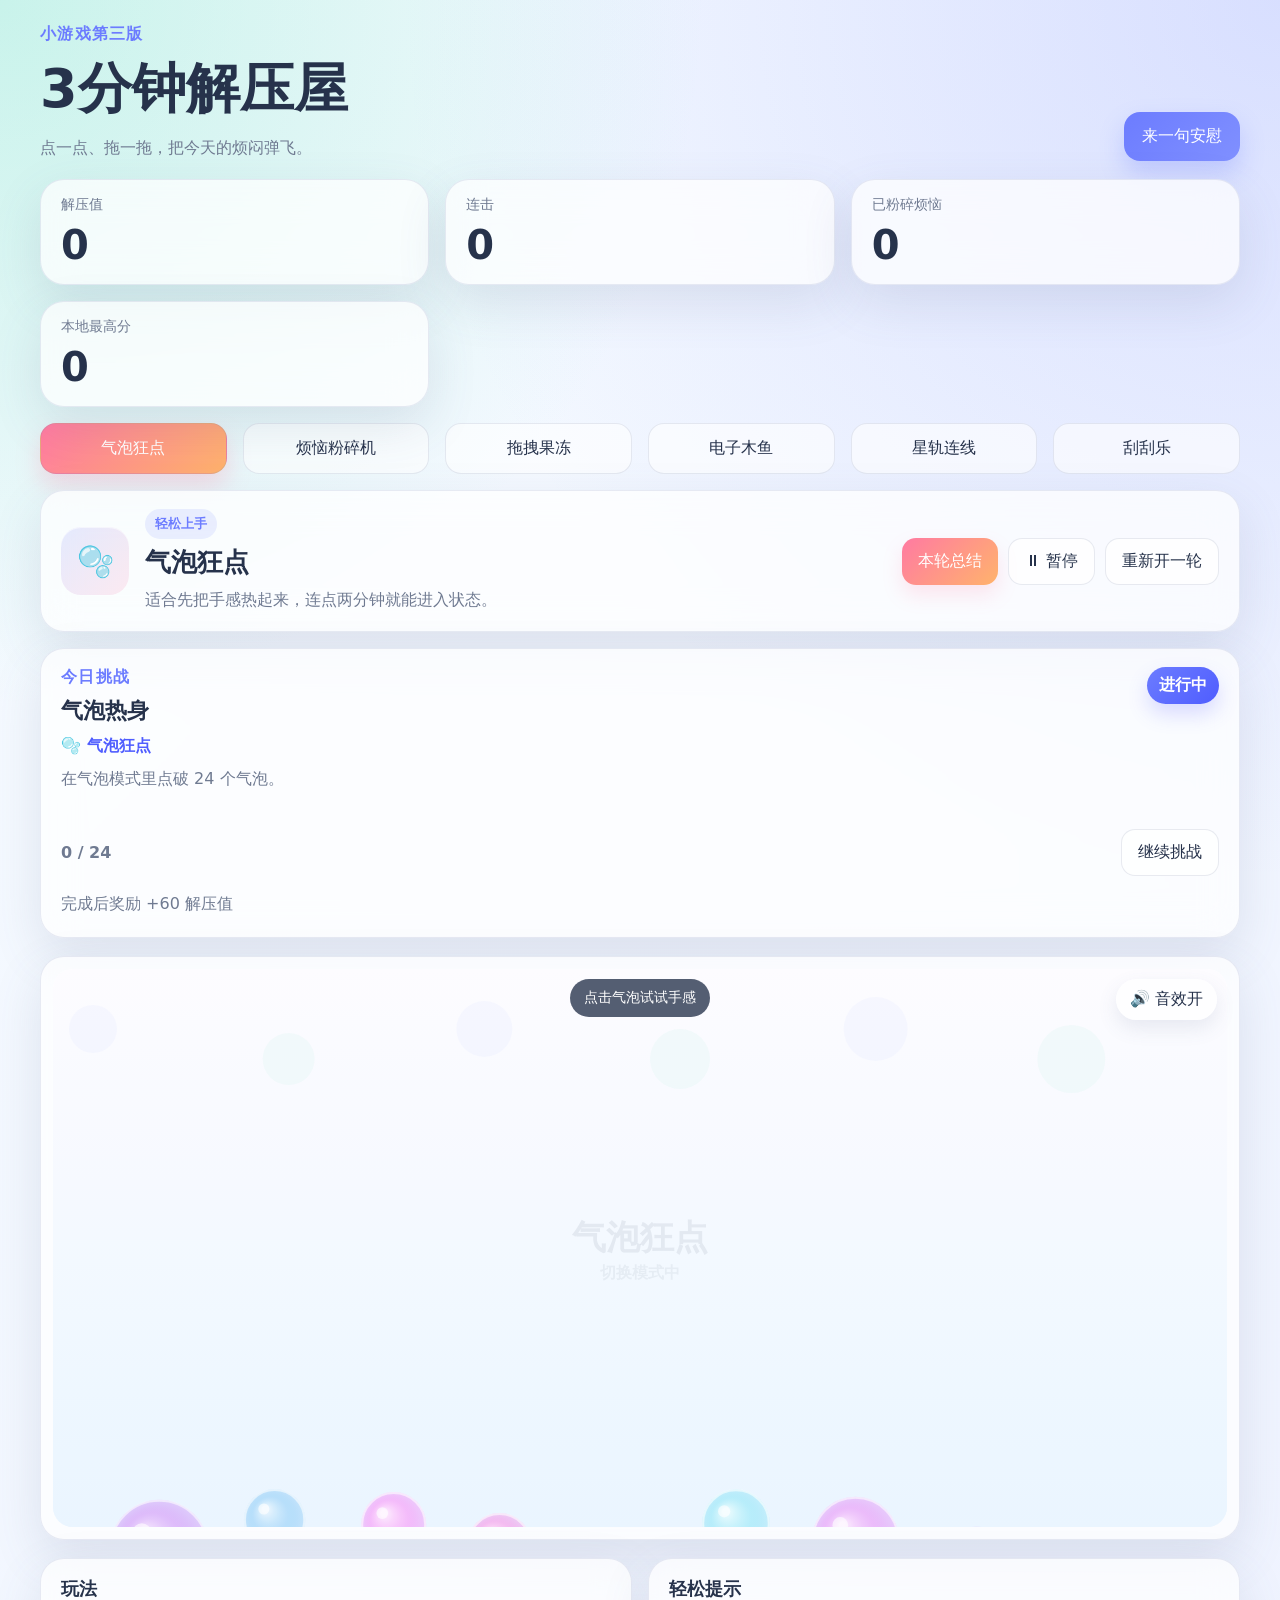
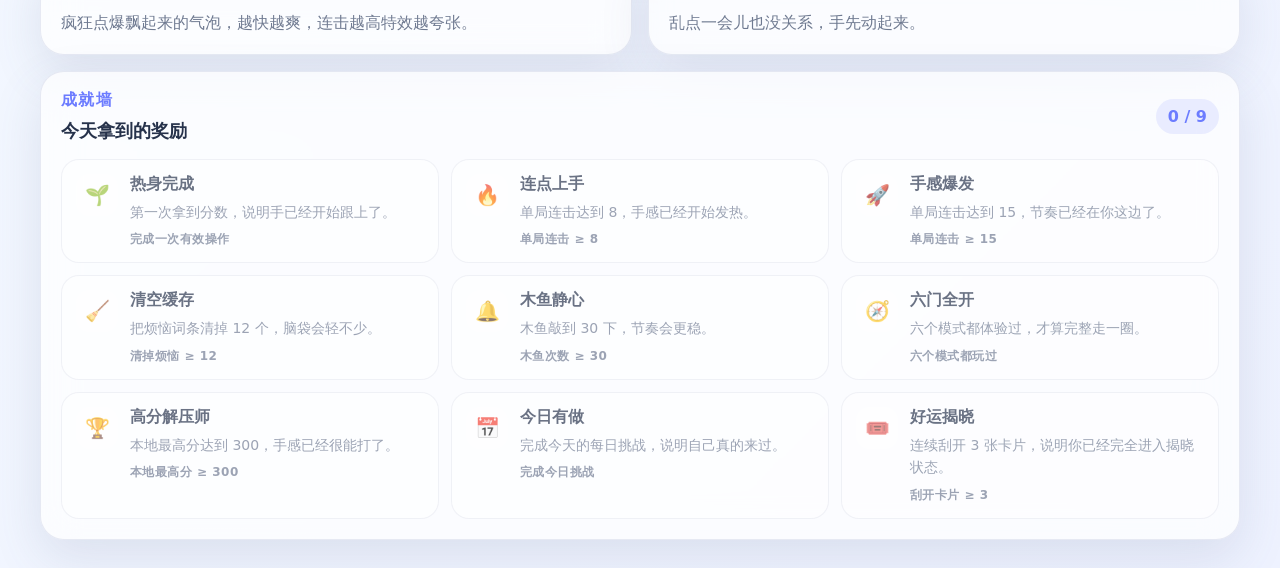
<file: index.html>
<!DOCTYPE html>
<html lang="zh-CN">
<head>
  <meta charset="UTF-8" />
  <meta name="viewport" content="width=device-width, initial-scale=1.0" />
  <meta name="description" content="3分钟解压屋的 GitHub Pages 入口页，点一下就能进入五个轻量解压小游戏。" />
  <meta name="theme-color" content="#6c7cff" />
  <meta property="og:title" content="3分钟解压屋" />
  <meta property="og:description" content="点气泡、炸烦恼、甩果冻、敲木鱼、连星星的轻量解压小游戏。" />
  <meta property="og:type" content="website" />
  <meta name="twitter:card" content="summary" />
  <meta name="twitter:title" content="3分钟解压屋" />
  <meta name="twitter:description" content="点一下就能进入的轻量解压小游戏。" />
  <title>3分钟解压屋</title>
  <style>
    :root {
      color-scheme: light dark;
      --bg: #f7f3ee;
      --card: rgba(255, 255, 255, 0.78);
      --text: #1f2937;
      --muted: #6b7280;
      --accent: #8b5cf6;
      --accent-2: #14b8a6;
      --border: rgba(139, 92, 246, 0.18);
      --shadow: 0 18px 60px rgba(31, 41, 55, 0.12);
    }

    * { box-sizing: border-box; }

    body {
      margin: 0;
      min-height: 100vh;
      display: grid;
      place-items: center;
      font-family: -apple-system, BlinkMacSystemFont, "Segoe UI", "PingFang SC", "Hiragino Sans GB", "Microsoft YaHei", sans-serif;
      color: var(--text);
      background:
        radial-gradient(circle at top left, rgba(139, 92, 246, 0.16), transparent 28%),
        radial-gradient(circle at bottom right, rgba(20, 184, 166, 0.15), transparent 28%),
        linear-gradient(135deg, #fdfbf7 0%, #f2f8ff 100%);
      padding: 24px;
    }

    .card {
      width: min(720px, 100%);
      padding: 32px;
      border: 1px solid var(--border);
      border-radius: 28px;
      background: var(--card);
      backdrop-filter: blur(14px);
      box-shadow: var(--shadow);
    }

    .eyebrow {
      margin: 0 0 12px;
      color: var(--accent);
      font-size: 0.92rem;
      font-weight: 700;
      letter-spacing: 0.08em;
      text-transform: uppercase;
    }

    h1 {
      margin: 0 0 12px;
      font-size: clamp(2rem, 5vw, 3.2rem);
      line-height: 1.08;
    }

    p {
      margin: 0;
      line-height: 1.7;
      color: var(--muted);
      font-size: 1.02rem;
    }

    .highlights {
      display: flex;
      flex-wrap: wrap;
      gap: 10px;
      margin: 20px 0 28px;
    }

    .chip {
      display: inline-flex;
      align-items: center;
      gap: 6px;
      padding: 8px 12px;
      border-radius: 999px;
      background: rgba(139, 92, 246, 0.1);
      color: #5b21b6;
      font-size: 0.92rem;
      font-weight: 600;
    }

    .actions {
      display: flex;
      flex-wrap: wrap;
      gap: 12px;
      margin-top: 12px;
    }

    .launch-callout {
      margin-top: 20px;
      padding: 18px;
      border-radius: 22px;
      background: rgba(255, 255, 255, 0.52);
      border: 1px solid rgba(139, 92, 246, 0.14);
    }

    .launch-callout p {
      margin-top: 10px;
      font-size: 0.95rem;
    }

    .btn {
      display: inline-flex;
      align-items: center;
      justify-content: center;
      min-height: 48px;
      padding: 0 18px;
      border-radius: 14px;
      text-decoration: none;
      font-weight: 700;
      border: 1px solid transparent;
      transition: transform 0.15s ease, box-shadow 0.15s ease, background 0.15s ease;
    }

    .btn:hover {
      transform: translateY(-1px);
      box-shadow: 0 10px 22px rgba(31, 41, 55, 0.08);
    }

    .btn-primary {
      background: linear-gradient(135deg, var(--accent), #6366f1);
      color: #fff;
    }

    .launch-btn {
      width: 100%;
      font-size: 1.05rem;
    }

    .btn-secondary {
      background: rgba(20, 184, 166, 0.08);
      color: #0f766e;
      border-color: rgba(20, 184, 166, 0.18);
    }

    .footer {
      margin-top: 22px;
      padding-top: 18px;
      border-top: 1px dashed rgba(107, 114, 128, 0.24);
      font-size: 0.94rem;
      color: var(--muted);
    }

    code {
      padding: 2px 6px;
      border-radius: 8px;
      background: rgba(107, 114, 128, 0.1);
      color: #374151;
    }
  </style>
</head>
<body>
  <main class="card">
    <p class="eyebrow">Welcome to the decompression room</p>
    <h1>3分钟解压屋</h1>
    <p>
      这是一个轻量的本地小游戏站点。默认会自动跳进可玩的页面；如果没有自动进入，就点下面的按钮手动开始。
    </p>

    <div class="highlights">
      <span class="chip">轻松上手</span>
      <span class="chip">支持手机</span>
      <span class="chip">本地保存记录</span>
    </div>

    <div class="launch-callout">
      <a class="btn btn-primary launch-btn" href="play/index.html?mode=bubble">▶ 直接开始玩</a>
      <p>如果没有自动跳转，先点这个按钮；点开后会直接进可玩的气泡模式。</p>
    </div>

    <div class="actions">
      <a class="btn btn-secondary" href="play/index.html?start=resume">继续上次模式</a>
      <a class="btn btn-secondary" href="play/index.html?focus=daily">今日挑战</a>
      <a class="btn btn-secondary" href="play/index.html?mode=bubble" target="_blank" rel="noopener">新窗口直接开玩</a>
    </div>

    <div class="footer">
      游戏本体在 <a href="play/index.html">play/</a> 目录下；如果启用 GitHub Pages，这个页面就是站点首页。
    </div>
  </main>

  <script>
    (function () {
      var target = 'play/index.html?mode=bubble';
      var params = new URLSearchParams(window.location.search);
      if (params.get('noRedirect') === '1') return;
      window.setTimeout(function () {
        window.location.href = target;
      }, 600);
    })();
  </script>
</body>
</html>
</file>
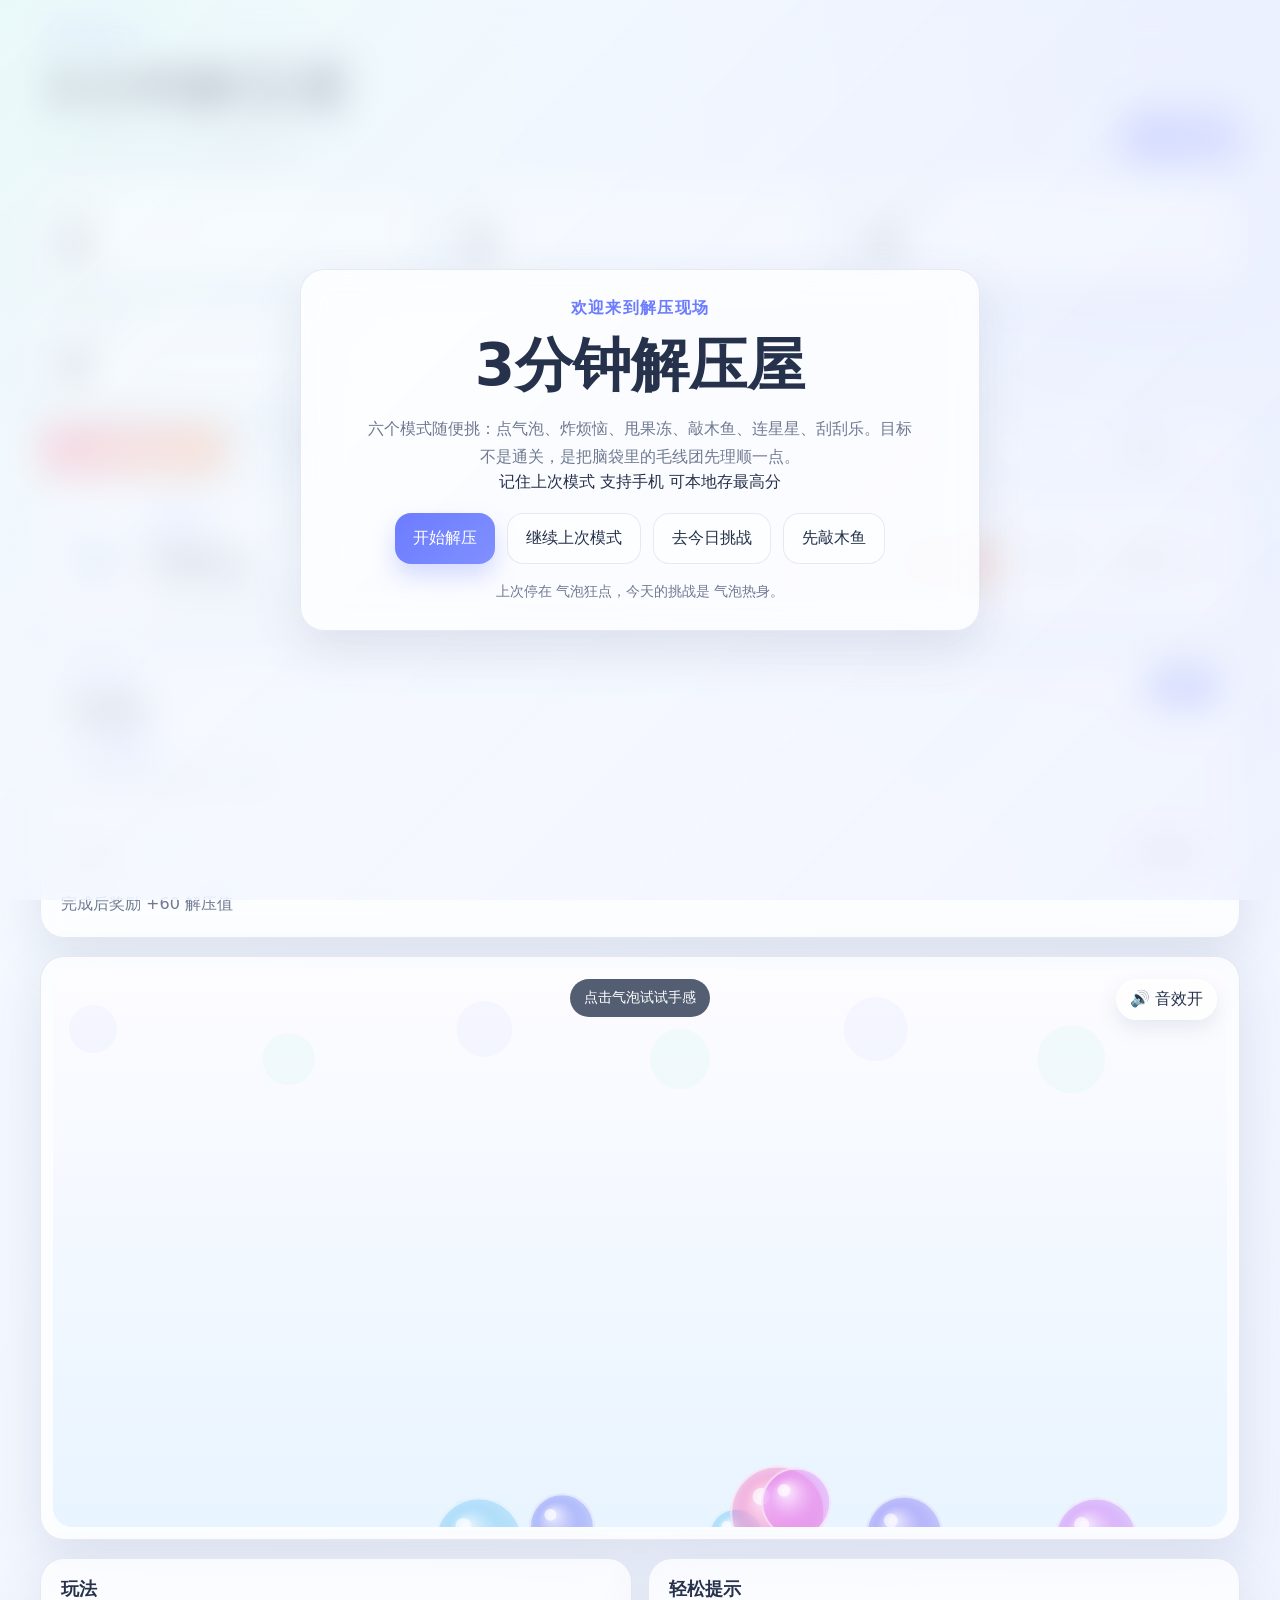
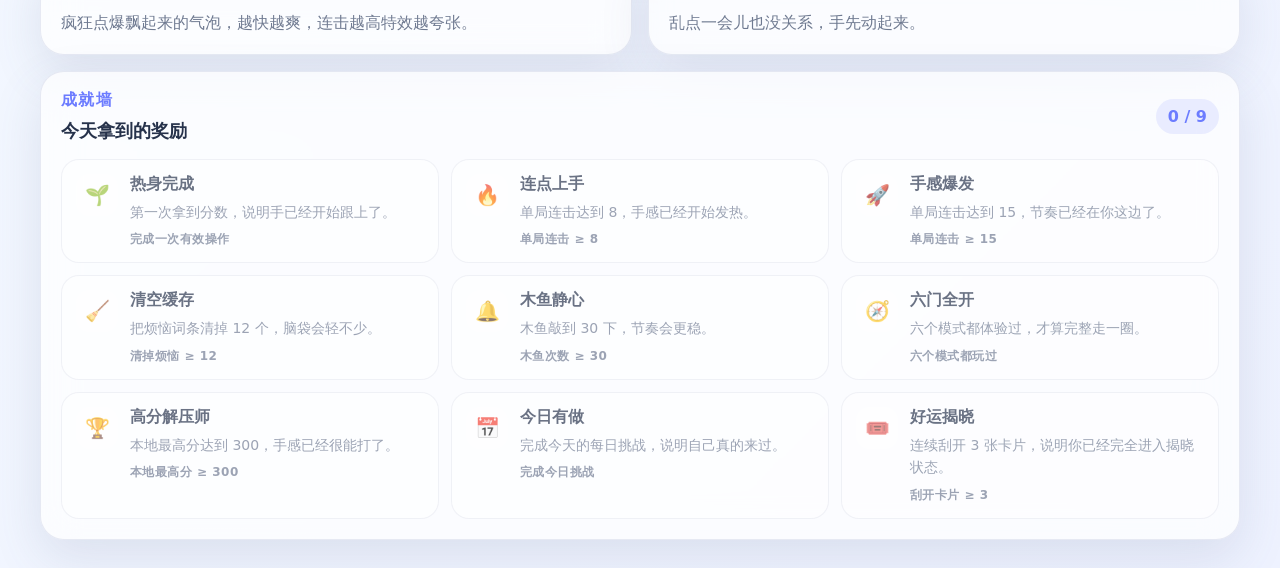
<file: play/index.html>
<!DOCTYPE html>
<html lang="zh-CN">
<head>
  <meta charset="UTF-8" />
  <meta name="viewport" content="width=device-width, initial-scale=1.0" />
  <meta name="description" content="3分钟解压屋：点气泡、炸烦恼、甩果冻、敲木鱼、连星星的纯前端解压小游戏。" />
  <meta name="theme-color" content="#6c7cff" />
  <meta property="og:title" content="3分钟解压屋" />
  <meta property="og:description" content="点气泡、炸烦恼、甩果冻、敲木鱼、连星星的纯前端解压小游戏。" />
  <meta property="og:type" content="website" />
  <meta name="twitter:card" content="summary" />
  <meta name="twitter:title" content="3分钟解压屋" />
  <meta name="twitter:description" content="点气泡、炸烦恼、甩果冻、敲木鱼、连星星的纯前端解压小游戏。" />
  <title>3分钟解压屋</title>
  <link rel="stylesheet" href="styles.css" />
</head>
<body>
  <div id="startScreen" class="start-screen">
    <div class="start-card card">
      <p class="eyebrow">欢迎来到解压现场</p>
      <h2>3分钟解压屋</h2>
      <p class="start-copy">六个模式随便挑：点气泡、炸烦恼、甩果冻、敲木鱼、连星星、刮刮乐。目标不是通关，是把脑袋里的毛线团先理顺一点。</p>
      <div class="start-badges">
        <span>记住上次模式</span>
        <span>支持手机</span>
        <span>可本地存最高分</span>
      </div>
      <div class="start-actions">
        <button id="startBtn" class="ghost-btn">开始解压</button>
        <button id="startResumeBtn" class="mode-btn start-alt-btn">继续上次模式</button>
        <button id="startDailyBtn" class="mode-btn start-alt-btn">去今日挑战</button>
        <button id="startWoodfishBtn" class="mode-btn start-alt-btn">先敲木鱼</button>
      </div>
      <p id="startHint" class="start-hint">上次停在气泡狂点，今天的挑战也已经准备好了。</p>
    </div>
  </div>

  <div class="app">
    <header class="topbar">
      <div>
        <p class="eyebrow">小游戏第三版</p>
        <h1>3分钟解压屋</h1>
        <p class="subtitle">点一点、拖一拖，把今天的烦闷弹飞。</p>
      </div>
      <button id="calmBtn" class="ghost-btn">来一句安慰</button>
    </header>

    <section class="stats">
      <div class="card stat-card">
        <span>解压值</span>
        <strong id="score">0</strong>
      </div>
      <div class="card stat-card">
        <span>连击</span>
        <strong id="combo">0</strong>
      </div>
      <div class="card stat-card">
        <span>已粉碎烦恼</span>
        <strong id="worryCount">0</strong>
      </div>
      <div class="card stat-card highlight-card">
        <span>本地最高分</span>
        <strong id="bestScore">0</strong>
      </div>
    </section>

    <section class="modes">
      <button class="mode-btn active" data-mode="bubble">气泡狂点</button>
      <button class="mode-btn" data-mode="worry">烦恼粉碎机</button>
      <button class="mode-btn" data-mode="squish">拖拽果冻</button>
      <button class="mode-btn" data-mode="woodfish">电子木鱼</button>
      <button class="mode-btn" data-mode="sketch">星轨连线</button>
      <button class="mode-btn" data-mode="scratch">刮刮乐</button>
    </section>

    <section class="mode-hero card">
      <div class="mode-hero-main">
        <div id="modeIcon" class="mode-icon">🫧</div>
        <div>
          <p id="modeBadge" class="mode-badge">轻松上手</p>
          <h2 id="modeTitle">气泡狂点</h2>
          <p id="modeSubtext" class="mode-subtext">适合先把手感热起来，连点两分钟就能进入状态。</p>
        </div>
      </div>
      <div class="mode-hero-actions">
        <button id="summaryBtn" class="mode-mini-btn">本轮总结</button>
        <button id="pauseBtn" class="mode-mini-btn subtle">暂停</button>
        <button id="resetBtn" class="mode-mini-btn subtle">重新开一轮</button>
      </div>
    </section>

    <section class="daily-panel card">
      <div class="daily-header">
        <div>
          <p class="eyebrow">今日挑战</p>
          <h2 id="dailyTitle">加载中</h2>
        </div>
        <span id="dailyStatus" class="daily-status">进行中</span>
      </div>
      <p id="dailyMode" class="daily-mode">—</p>
      <p id="dailyDesc" class="daily-desc">今天的目标会根据日期自动变化。</p>
      <div class="daily-progress">
        <div class="progress-bar daily-progress-bar">
          <div id="dailyProgressFill" class="progress-fill"></div>
        </div>
        <div class="daily-progress-meta">
          <span id="dailyProgressText">0 / 0</span>
          <button id="dailyJumpBtn" class="mode-mini-btn subtle">去完成</button>
        </div>
      </div>
      <p id="dailyReward" class="daily-reward">完成后会拿到一个小奖励。</p>
    </section>

    <main class="playground-wrap card">
      <canvas id="gameCanvas" width="1000" height="620"></canvas>
      <div id="overlayTip" class="overlay-tip">点击气泡试试手感</div>
      <button id="soundBtn" class="sound-btn">🔊 音效开</button>
      <div id="toast" class="toast hidden"></div>
      <div id="comboBreak" class="combo-break hidden">连击断了，没事，下一波继续</div>
    </main>

    <section class="bottom-panels">
      <div class="card panel">
        <h2>玩法</h2>
        <p id="modeDescription">疯狂点爆飘起来的气泡，越快越爽，连击越高特效越夸张。</p>
      </div>
      <div class="card panel">
        <h2>轻松提示</h2>
        <p id="calmText">今天先别要求自己完美，先把一口气呼出来。</p>
      </div>
    </section>

    <section class="achievement-panel card">
      <div class="achievement-header">
        <div>
          <p class="eyebrow">成就墙</p>
          <h2>今天拿到的奖励</h2>
        </div>
        <span id="achievementCount" class="achievement-count">0 / 8</span>
      </div>
      <div id="achievementList" class="achievement-list"></div>
    </section>
  </div>

  <div id="summaryModal" class="summary-modal hidden">
    <div class="summary-card card">
      <p class="eyebrow">本轮总结</p>
      <h2>今天已经比刚打开时轻一点了</h2>
      <div class="summary-grid">
        <div>
          <span>本轮解压值</span>
          <strong id="summaryScore">0</strong>
        </div>
        <div>
          <span>最高连击</span>
          <strong id="summaryBestCombo">0</strong>
        </div>
        <div>
          <span>粉碎烦恼</span>
          <strong id="summaryWorries">0</strong>
        </div>
        <div>
          <span>木鱼次数</span>
          <strong id="summaryWoodfish">0</strong>
        </div>
        <div>
          <span>星星连线</span>
          <strong id="summarySketch">0</strong>
        </div>
        <div>
          <span>刮开卡片</span>
          <strong id="summaryScratch">0</strong>
        </div>
      </div>
      <p id="summaryLine" class="summary-line">手已经动起来了，脑子一般也会跟着松一点。</p>
      <div class="summary-panels">
        <section class="summary-panel-block">
          <p class="summary-section-title">历史最佳</p>
          <div id="summaryLeaderboard" class="summary-leaderboard"></div>
        </section>
        <section class="summary-panel-block">
          <div class="summary-history-wrap">
            <p class="summary-history-title">最近记录</p>
            <div id="summaryHistory" class="summary-history"></div>
          </div>
        </section>
      </div>
      <div class="summary-actions">
        <button id="summaryCopyBtn" class="mode-mini-btn">复制分享文案</button>
        <button id="summaryExportBtn" class="mode-mini-btn">导出分享卡</button>
        <button id="summaryCloseBtn" class="ghost-btn">继续玩</button>
        <button id="summaryResetBtn" class="mode-mini-btn subtle">重新开一轮</button>
      </div>
    </div>
  </div>

  <script src="script.js"></script>
</body>
</html>
</file>
<file: play/styles.css>
:root {
  --bg1: #f6fbff;
  --bg2: #eef2ff;
  --ink: #26324b;
  --soft: #6f7a91;
  --accent: #6c7cff;
  --accent-2: #ff7aa2;
  --mint: #74e4c5;
  --primary: #6c7cff;
  --primary-deep: #4f5dff;
  --success: #42c98f;
  --subtle: #6f7a91;
  --card: rgba(255, 255, 255, 0.72);
  --border: rgba(133, 147, 190, 0.18);
  --shadow: 0 18px 50px rgba(82, 96, 137, 0.14);
}

* { box-sizing: border-box; }
body {
  margin: 0;
  min-height: 100vh;
  font-family: "Microsoft YaHei", "PingFang SC", system-ui, sans-serif;
  color: var(--ink);
  overscroll-behavior: none;
  background:
    radial-gradient(circle at top left, rgba(116, 228, 197, 0.35), transparent 28%),
    radial-gradient(circle at top right, rgba(108, 124, 255, 0.20), transparent 35%),
    linear-gradient(135deg, var(--bg1), var(--bg2));
}

.app {
  width: min(1200px, calc(100vw - 24px));
  margin: 0 auto;
  padding: 24px 0 28px;
}

.start-screen {
  position: fixed;
  inset: 0;
  z-index: 20;
  display: grid;
  place-items: center;
  padding: 18px;
  background: linear-gradient(135deg, rgba(246, 251, 255, 0.72), rgba(238, 242, 255, 0.78));
  backdrop-filter: blur(18px);
}

.start-screen.hidden {
  display: none;
}

.start-card {
  width: min(680px, calc(100vw - 24px));
  padding: 28px;
  text-align: center;
}

.start-card h2 {
  margin: 8px 0 10px;
  font-size: clamp(34px, 6vw, 58px);
}

.start-copy {
  margin: 0 auto;
  max-width: 34em;
  color: var(--soft);
  line-height: 1.8;
}

.start-actions {
  display: flex;
  justify-content: center;
  gap: 12px;
  margin-top: 20px;
  flex-wrap: wrap;
}

.start-alt-btn {
  padding-inline: 20px;
}

.start-hint {
  margin: 16px auto 0;
  max-width: 34em;
  color: var(--soft);
  font-size: 14px;
  line-height: 1.6;
}

.topbar, .stats, .modes, .bottom-panels {
  display: grid;
  gap: 16px;
}

.mode-hero {
  display: flex;
  align-items: center;
  justify-content: space-between;
  gap: 18px;
  padding: 18px 20px;
  margin-bottom: 16px;
}

.mode-hero-main {
  display: flex;
  gap: 16px;
  align-items: center;
}

.mode-icon {
  width: 68px;
  height: 68px;
  border-radius: 20px;
  display: grid;
  place-items: center;
  font-size: 30px;
  background: linear-gradient(135deg, rgba(108,124,255,.15), rgba(255,122,162,.16));
  box-shadow: inset 0 1px 0 rgba(255,255,255,.55);
}

.mode-badge {
  display: inline-flex;
  align-items: center;
  margin: 0 0 6px;
  padding: 6px 10px;
  border-radius: 999px;
  background: rgba(108,124,255,.12);
  color: var(--accent);
  font-size: 13px;
  font-weight: 700;
}

.mode-hero h2 {
  margin: 0;
  font-size: 26px;
}

.mode-subtext {
  margin: 6px 0 0;
  color: var(--soft);
  line-height: 1.7;
}

.mode-hero-actions {
  display: flex;
  gap: 10px;
  flex-wrap: wrap;
}

.mode-mini-btn {
  border: 0;
  cursor: pointer;
  font: inherit;
  padding: 12px 16px;
  border-radius: 14px;
  color: white;
  background: linear-gradient(135deg, var(--accent-2), #ffb36c);
  box-shadow: 0 10px 20px rgba(255, 122, 162, 0.18);
}

.mode-mini-btn.subtle {
  color: var(--ink);
  background: rgba(255,255,255,0.74);
  border: 1px solid rgba(128, 140, 174, 0.18);
  box-shadow: none;
}

.topbar {
  grid-template-columns: 1fr auto;
  align-items: end;
  margin-bottom: 18px;
}

.eyebrow {
  margin: 0 0 8px;
  color: var(--accent);
  font-weight: 700;
  letter-spacing: .08em;
}

h1 { margin: 0; font-size: clamp(32px, 5vw, 54px); }
.subtitle, .panel p { margin: 8px 0 0; color: var(--soft); line-height: 1.7; }

.card {
  background: var(--card);
  border: 1px solid var(--border);
  box-shadow: var(--shadow);
  backdrop-filter: blur(18px);
  border-radius: 24px;
}

.ghost-btn, .mode-btn {
  border: 0;
  cursor: pointer;
  transition: .2s ease;
  font: inherit;
}

.ghost-btn:focus-visible,
.mode-btn:focus-visible,
.mode-mini-btn:focus-visible,
.sound-btn:focus-visible {
  outline: 3px solid rgba(108, 124, 255, 0.38);
  outline-offset: 3px;
}

.ghost-btn {
  padding: 14px 18px;
  border-radius: 16px;
  color: white;
  background: linear-gradient(135deg, var(--accent), #8090ff);
  box-shadow: 0 12px 24px rgba(108, 124, 255, 0.28);
}

.ghost-btn:hover, .mode-btn:hover { transform: translateY(-1px) scale(1.01); }

.stats {
  grid-template-columns: repeat(3, 1fr);
  margin-bottom: 16px;
}

.stat-card {
  padding: 16px 20px;
}

.stat-card span {
  display: block;
  color: var(--soft);
  font-size: 14px;
  margin-bottom: 8px;
}

.stat-card strong {
  font-size: clamp(28px, 4vw, 40px);
}

.modes {
  grid-template-columns: repeat(6, minmax(0, 1fr));
  margin-bottom: 16px;
}

.mode-btn {
  padding: 14px 18px;
  border-radius: 16px;
  background: rgba(255,255,255,0.6);
  color: var(--ink);
  border: 1px solid rgba(128, 140, 174, 0.18);
}

.mode-btn.active {
  color: white;
  background: linear-gradient(135deg, var(--accent-2), #ffb36c);
  box-shadow: 0 12px 24px rgba(255, 122, 162, 0.26);
}

.daily-panel {
  padding: 18px 20px 20px;
  margin-bottom: 18px;
}

.daily-header {
  display: flex;
  justify-content: space-between;
  align-items: start;
  gap: 12px;
}

.daily-header h2 {
  margin: 0;
  font-size: 22px;
}

.daily-status {
  display: inline-flex;
  align-items: center;
  padding: 8px 12px;
  border-radius: 999px;
  font-weight: 700;
  color: white;
  background: linear-gradient(135deg, var(--primary), var(--primary-deep));
  box-shadow: 0 10px 20px rgba(94, 98, 255, 0.22);
  white-space: nowrap;
}

.daily-status.done {
  background: linear-gradient(135deg, var(--success), #2fa46f);
  box-shadow: 0 10px 20px rgba(66, 201, 143, 0.2);
}

.daily-mode {
  margin: 10px 0 0;
  font-weight: 700;
  color: var(--primary-deep);
}

.daily-desc {
  margin: 8px 0 0;
  color: var(--subtle);
  line-height: 1.7;
}

.daily-progress {
  margin-top: 14px;
}

.daily-progress-bar {
  height: 12px;
}

.daily-progress-meta {
  display: flex;
  align-items: center;
  justify-content: space-between;
  gap: 12px;
  margin-top: 10px;
}

.daily-progress-meta span {
  color: var(--subtle);
  font-weight: 700;
}

.daily-reward {
  margin: 14px 0 0;
  color: var(--subtle);
  line-height: 1.7;
}

.playground-wrap {
  position: relative;
  padding: 12px;
  margin-bottom: 18px;
}

.playground-wrap.shake-soft {
  animation: shakeSoft .18s ease;
}

.playground-wrap.shake-strong {
  animation: shakeStrong .24s ease;
}

canvas {
  display: block;
  width: 100%;
  height: min(62vh, 620px);
  border-radius: 20px;
  background: linear-gradient(180deg, rgba(255,255,255,0.75), rgba(237, 245, 255, 0.9));
  touch-action: none;
  user-select: none;
  -webkit-user-select: none;
  overscroll-behavior: contain;
}

.overlay-tip, .toast {
  position: absolute;
  left: 50%;
  transform: translateX(-50%);
  padding: 10px 14px;
  border-radius: 999px;
  background: rgba(38, 50, 75, 0.78);
  color: #fff;
  font-size: 14px;
  pointer-events: none;
}

.overlay-tip { top: 22px; }
.combo-break {
  position: absolute;
  top: 66px;
  left: 50%;
  transform: translateX(-50%);
  padding: 10px 14px;
  border-radius: 999px;
  background: rgba(255,255,255,.92);
  color: var(--ink);
  font-size: 14px;
  box-shadow: 0 10px 24px rgba(82,96,137,.14);
  pointer-events: none;
}

.sound-btn {
  position: absolute;
  right: 22px;
  top: 22px;
  border: 0;
  cursor: pointer;
  font: inherit;
  padding: 10px 14px;
  border-radius: 999px;
  color: var(--ink);
  background: rgba(255,255,255,0.82);
  box-shadow: 0 8px 20px rgba(82, 96, 137, 0.12);
}

.sound-btn.off {
  opacity: 0.7;
}

.toast { bottom: 22px; }
.hidden { display: none; }

.summary-modal {
  position: fixed;
  inset: 0;
  z-index: 30;
  display: grid;
  place-items: center;
  padding: 18px;
  background: rgba(232, 238, 255, 0.52);
  backdrop-filter: blur(12px);
}

.summary-modal.hidden {
  display: none;
}

.summary-card {
  width: min(940px, calc(100vw - 24px));
  padding: 26px;
  max-height: calc(100vh - 32px);
  overflow-y: auto;
}

.summary-card h2 {
  margin: 8px 0 18px;
  font-size: clamp(28px, 5vw, 40px);
}

.summary-grid {
  display: grid;
  grid-template-columns: repeat(2, 1fr);
  gap: 14px;
}

.summary-grid > div {
  padding: 16px 18px;
  border-radius: 18px;
  background: rgba(255,255,255,.68);
  border: 1px solid rgba(133, 147, 190, 0.16);
}

.summary-grid span {
  display: block;
  color: var(--soft);
  font-size: 14px;
  margin-bottom: 8px;
}

.summary-grid strong {
  font-size: clamp(26px, 4vw, 36px);
}

.summary-line {
  margin: 18px 0 0;
  color: var(--soft);
  line-height: 1.8;
}

.summary-panels {
  display: grid;
  grid-template-columns: 1fr 1fr;
  gap: 14px;
  margin-top: 18px;
}

.summary-panel-block {
  padding: 14px;
  border-radius: 18px;
  background: rgba(255,255,255,.58);
  border: 1px solid rgba(133, 147, 190, 0.16);
}

.summary-section-title {
  margin: 0 0 10px;
  color: var(--soft);
  font-size: 14px;
  font-weight: 700;
}

.summary-leaderboard {
  display: grid;
  gap: 10px;
}

.summary-leaderboard-item {
  display: grid;
  grid-template-columns: auto 1fr auto;
  gap: 12px;
  align-items: center;
  padding: 12px 14px;
  border-radius: 16px;
  background: rgba(255,255,255,.72);
  border: 1px solid rgba(133, 147, 190, 0.16);
}

.leaderboard-rank {
  width: 34px;
  height: 34px;
  border-radius: 12px;
  display: grid;
  place-items: center;
  font-weight: 800;
  color: white;
  background: linear-gradient(135deg, var(--accent), var(--accent-2));
}

.leaderboard-main strong {
  display: block;
  font-size: 15px;
}

.leaderboard-main span {
  display: block;
  margin-top: 4px;
  color: var(--soft);
  font-size: 13px;
  line-height: 1.45;
}

.leaderboard-score {
  text-align: right;
}

.leaderboard-score strong {
  display: block;
  font-size: 18px;
}

.leaderboard-score span {
  color: var(--soft);
  font-size: 12px;
}

.summary-history-wrap {
  margin-top: 0;
}

.summary-history-title {
  margin: 0 0 10px;
  color: var(--soft);
  font-size: 14px;
  font-weight: 700;
}

.summary-history {
  display: grid;
  gap: 10px;
}

.summary-history-item {
  display: flex;
  justify-content: space-between;
  gap: 12px;
  padding: 12px 14px;
  border-radius: 16px;
  background: rgba(255,255,255,.72);
  border: 1px solid rgba(133, 147, 190, 0.16);
}

.summary-history-item strong {
  display: block;
  font-size: 14px;
}

.summary-history-item span {
  color: var(--soft);
  font-size: 12px;
  line-height: 1.5;
}

.summary-history-item .history-meta {
  text-align: right;
  font-size: 12px;
  color: var(--accent);
  white-space: nowrap;
}

.summary-actions {
  display: flex;
  gap: 12px;
  flex-wrap: wrap;
  margin-top: 20px;
}

.bottom-panels {
  grid-template-columns: 1fr 1fr;
}

.achievement-panel {
  margin-top: 16px;
  padding: 18px 20px 20px;
}

.achievement-header {
  display: flex;
  justify-content: space-between;
  align-items: center;
  gap: 12px;
}

.achievement-header h2 {
  margin: 0;
  font-size: 18px;
}

.achievement-count {
  display: inline-flex;
  align-items: center;
  padding: 8px 12px;
  border-radius: 999px;
  background: rgba(108, 124, 255, 0.12);
  color: var(--accent);
  font-weight: 700;
  white-space: nowrap;
}

.achievement-list {
  display: grid;
  grid-template-columns: repeat(3, minmax(0, 1fr));
  gap: 12px;
  margin-top: 16px;
}

.achievement-item {
  display: grid;
  grid-template-columns: auto 1fr;
  gap: 12px;
  align-items: start;
  padding: 14px;
  border-radius: 18px;
  border: 1px solid rgba(128, 140, 174, 0.16);
  background: rgba(255, 255, 255, 0.66);
  min-height: 100px;
}

.achievement-item.unlocked {
  border-color: rgba(108, 124, 255, 0.28);
  background: linear-gradient(135deg, rgba(108, 124, 255, 0.12), rgba(255, 122, 162, 0.10));
}

.achievement-item.locked {
  opacity: 0.68;
}

.achievement-icon {
  width: 42px;
  height: 42px;
  display: grid;
  place-items: center;
  border-radius: 14px;
  background: rgba(255, 255, 255, 0.82);
  font-size: 20px;
}

.achievement-copy strong {
  display: block;
  font-size: 16px;
}

.achievement-copy p {
  margin: 6px 0 0;
  color: var(--soft);
  line-height: 1.6;
  font-size: 14px;
}

.achievement-state {
  margin-top: 8px;
  font-size: 12px;
  font-weight: 700;
  letter-spacing: 0.04em;
  color: var(--accent);
}

.achievement-item.locked .achievement-state {
  color: var(--soft);
}

.panel {
  padding: 18px 20px;
}

.panel h2 {
  margin: 0;
  font-size: 18px;
}

@keyframes shakeSoft {
  0% { transform: translateX(0) scale(1); }
  25% { transform: translateX(-2px) scale(1.003); }
  50% { transform: translateX(2px) scale(1.003); }
  100% { transform: translateX(0) scale(1); }
}

@keyframes shakeStrong {
  0% { transform: translateX(0) scale(1); }
  20% { transform: translateX(-4px) scale(1.006); }
  40% { transform: translateX(4px) scale(1.006); }
  60% { transform: translateX(-3px) scale(1.004); }
  100% { transform: translateX(0) scale(1); }
}

@media (max-width: 820px) {
  .topbar, .stats, .bottom-panels, .modes {
    grid-template-columns: 1fr;
  }

  .mode-hero {
    flex-direction: column;
    align-items: stretch;
  }

  .mode-hero-main {
    align-items: flex-start;
  }

  .summary-grid {
    grid-template-columns: 1fr;
  }

  .summary-panels {
    grid-template-columns: 1fr;
  }

  .summary-history-item {
    flex-direction: column;
  }

  .summary-history-item .history-meta {
    text-align: left;
  }

  .daily-header,
  .daily-progress-meta {
    flex-direction: column;
    align-items: stretch;
  }

  .app {
    width: min(100vw - 16px, 1000px);
    padding-top: 14px;
  }

  .achievement-list {
    grid-template-columns: 1fr;
  }

  .playground-wrap {
    padding: 10px;
  }

  canvas {
    height: min(56vh, 520px);
  }
}

@media (prefers-reduced-motion: reduce) {
  .ghost-btn,
  .mode-btn,
  .mode-mini-btn,
  .sound-btn {
    transition: none;
  }

  .ghost-btn:hover,
  .mode-btn:hover,
  .mode-mini-btn:hover,
  .sound-btn:hover {
    transform: none;
  }

  .playground-wrap.shake-soft,
  .playground-wrap.shake-strong {
    animation: none !important;
  }

  .overlay-tip,
  .toast,
  .summary-modal {
    backdrop-filter: none;
  }
}
</file>
